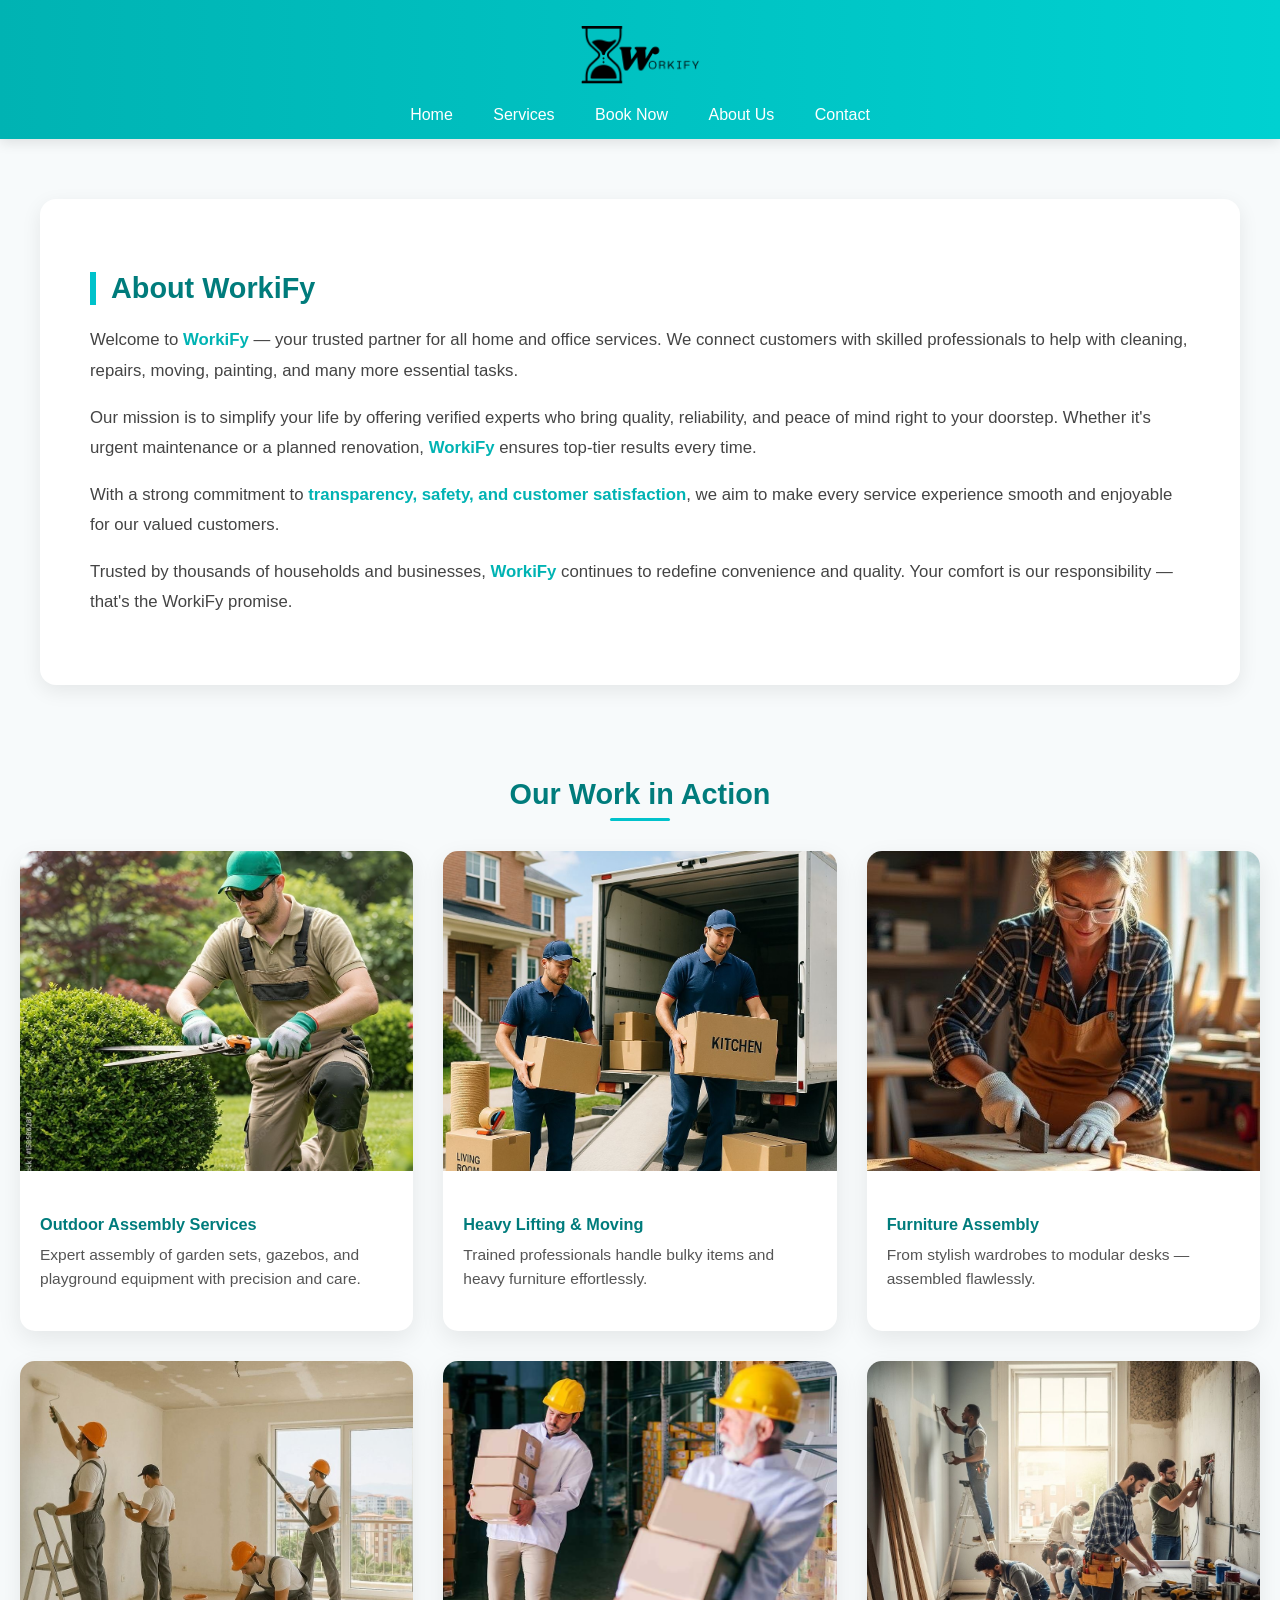
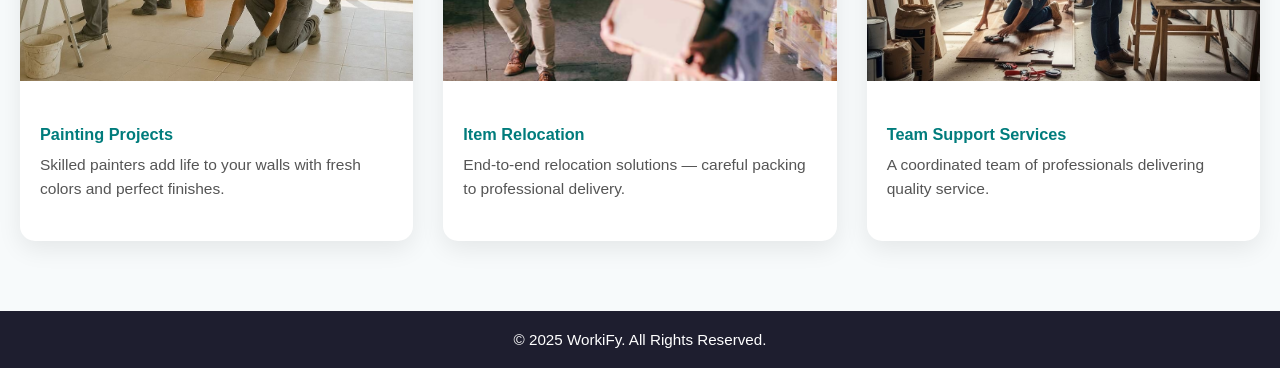
<file: about.html>
<!DOCTYPE html>
<html lang="en">
<head>
  <meta charset="UTF-8">
  <meta name="viewport" content="width=device-width, initial-scale=1.0">
  <title>About Us | WorkiFy</title>
  <style>
    body { font-family: 'Poppins', sans-serif; margin: 0; padding: 0; background: #f7fafb; color: #333; }
    header { background: linear-gradient(90deg,#00b3b3,#00d1d1); color:#fff; text-align:center; padding:25px 0 15px; box-shadow:0 4px 12px rgba(0,0,0,.1); }
    header .logo img { width:120px; height:auto; margin-bottom:8px; }
    nav ul { list-style:none; padding:0; margin:10px 0 0; }
    nav ul li { display:inline-block; margin:0 18px; }
    nav ul li a { color:#fff; text-decoration:none; font-weight:500; transition:color .3s,border-bottom .3s; }
    nav ul li a:hover { color:#fffa; border-bottom:2px solid #fff; }
    .about-section { max-width:1100px; margin:60px auto; background:#fff; padding:50px; border-radius:16px; box-shadow:0 6px 20px rgba(0,0,0,.08); animation:fadeIn 1s ease-in-out; }
    .about-section h2 { color:#007c7c; border-left:6px solid #00c2cb; padding-left:15px; margin-bottom:20px; font-size:1.8em; }
    .about-section p { line-height:1.8; margin-top:15px; color:#444; font-size:1.05em; }
    .highlight { color:#00b3b3; font-weight:bold; }
    .gallery-section { max-width:1250px; margin:70px auto; text-align:center; padding:0 20px; }
    .gallery-section h2 { color:#007c7c; font-size:1.8em; margin-bottom:40px; position:relative; display:inline-block; }
    .gallery-section h2::after { content:''; position:absolute; bottom:-10px; left:50%; transform:translateX(-50%); width:60px; height:3px; background:#00c2cb; border-radius:2px; }
    .gallery-grid { display:grid; grid-template-columns:repeat(auto-fit,minmax(350px,1fr)); gap:30px; justify-items:center; }
    .gallery-card { background:#fff; border-radius:15px; overflow:hidden; box-shadow:0 8px 24px rgba(0,0,0,.08); transition:transform .4s,box-shadow .4s; max-width:550px; height:480px; display:flex; flex-direction:column; }
    .gallery-card:hover { transform:translateY(-10px) scale(1.03); box-shadow:0 14px 28px rgba(0,0,0,.12); }
    .gallery-card img { width:100%; height:320px; object-fit:cover; transition:transform .5s; }
    .gallery-card:hover img { transform:scale(1.08); }
    .caption { padding:20px; text-align:left; font-size:.97em; color:#555; line-height:1.6; flex-grow:1; display:flex; flex-direction:column; justify-content:center; }
    .caption strong { color:#007c7c; display:block; margin-bottom:6px; font-size:1.05em; }
    footer { background:#1e1e2f; color:#fff; text-align:center; padding:20px 0; font-size:.95em; margin-top:70px; }
    @keyframes fadeIn { from{opacity:0} to{opacity:1} }
    @media(max-width:768px) { .about-section{padding:30px} .gallery-card{height:auto} }
  </style>
</head>
<body>
  <header>
    <div class="logo"><img src="images/logoBlack.png" alt="Workify Logo"></div>
    <nav>
      <ul>
        <li><a href="index.html">Home</a></li>
        <li><a href="index.html">Services</a></li>
        <li><a href="booking.html">Book Now</a></li>
        <li><a href="about.html">About Us</a></li>
        <li><a href="help.html">Contact</a></li>
      </ul>
    </nav>
  </header>

  <section class="about-section">
    <h2>About WorkiFy</h2>
    <p>Welcome to <span class="highlight">WorkiFy</span> — your trusted partner for all home and office services. We connect customers with skilled professionals to help with cleaning, repairs, moving, painting, and many more essential tasks.</p>
    <p>Our mission is to simplify your life by offering verified experts who bring quality, reliability, and peace of mind right to your doorstep. Whether it's urgent maintenance or a planned renovation, <span class="highlight">WorkiFy</span> ensures top-tier results every time.</p>
    <p>With a strong commitment to <span class="highlight">transparency, safety, and customer satisfaction</span>, we aim to make every service experience smooth and enjoyable for our valued customers.</p>
    <p>Trusted by thousands of households and businesses, <span class="highlight">WorkiFy</span> continues to redefine convenience and quality. Your comfort is our responsibility — that's the WorkiFy promise.</p>
  </section>

  <section class="gallery-section">
    <h2>Our Work in Action</h2>
    <div class="gallery-grid">
      <div class="gallery-card"><img src="images/outDoor3.JPG" alt="Outdoor Assembly"><div class="caption"><strong>Outdoor Assembly Services</strong>Expert assembly of garden sets, gazebos, and playground equipment with precision and care.</div></div>
      <div class="gallery-card"><img src="images/lifting4.JPG" alt="Heavy Lifting"><div class="caption"><strong>Heavy Lifting & Moving</strong>Trained professionals handle bulky items and heavy furniture effortlessly.</div></div>
      <div class="gallery-card"><img src="images/furniture3.JPG" alt="Furniture Assembly"><div class="caption"><strong>Furniture Assembly</strong>From stylish wardrobes to modular desks — assembled flawlessly.</div></div>
      <div class="gallery-card"><img src="images/painterGrp.JPG" alt="Painting"><div class="caption"><strong>Painting Projects</strong>Skilled painters add life to your walls with fresh colors and perfect finishes.</div></div>
      <div class="gallery-card"><img src="images/lifting.JPG" alt="Item Relocation"><div class="caption"><strong>Item Relocation</strong>End-to-end relocation solutions — careful packing to professional delivery.</div></div>
      <div class="gallery-card"><img src="images/grpWorker.JPG" alt="Team Support"><div class="caption"><strong>Team Support Services</strong>A coordinated team of professionals delivering quality service.</div></div>
    </div>
  </section>

  <footer>&copy; 2025 WorkiFy. All Rights Reserved.</footer>
</body>
</html>
</file>
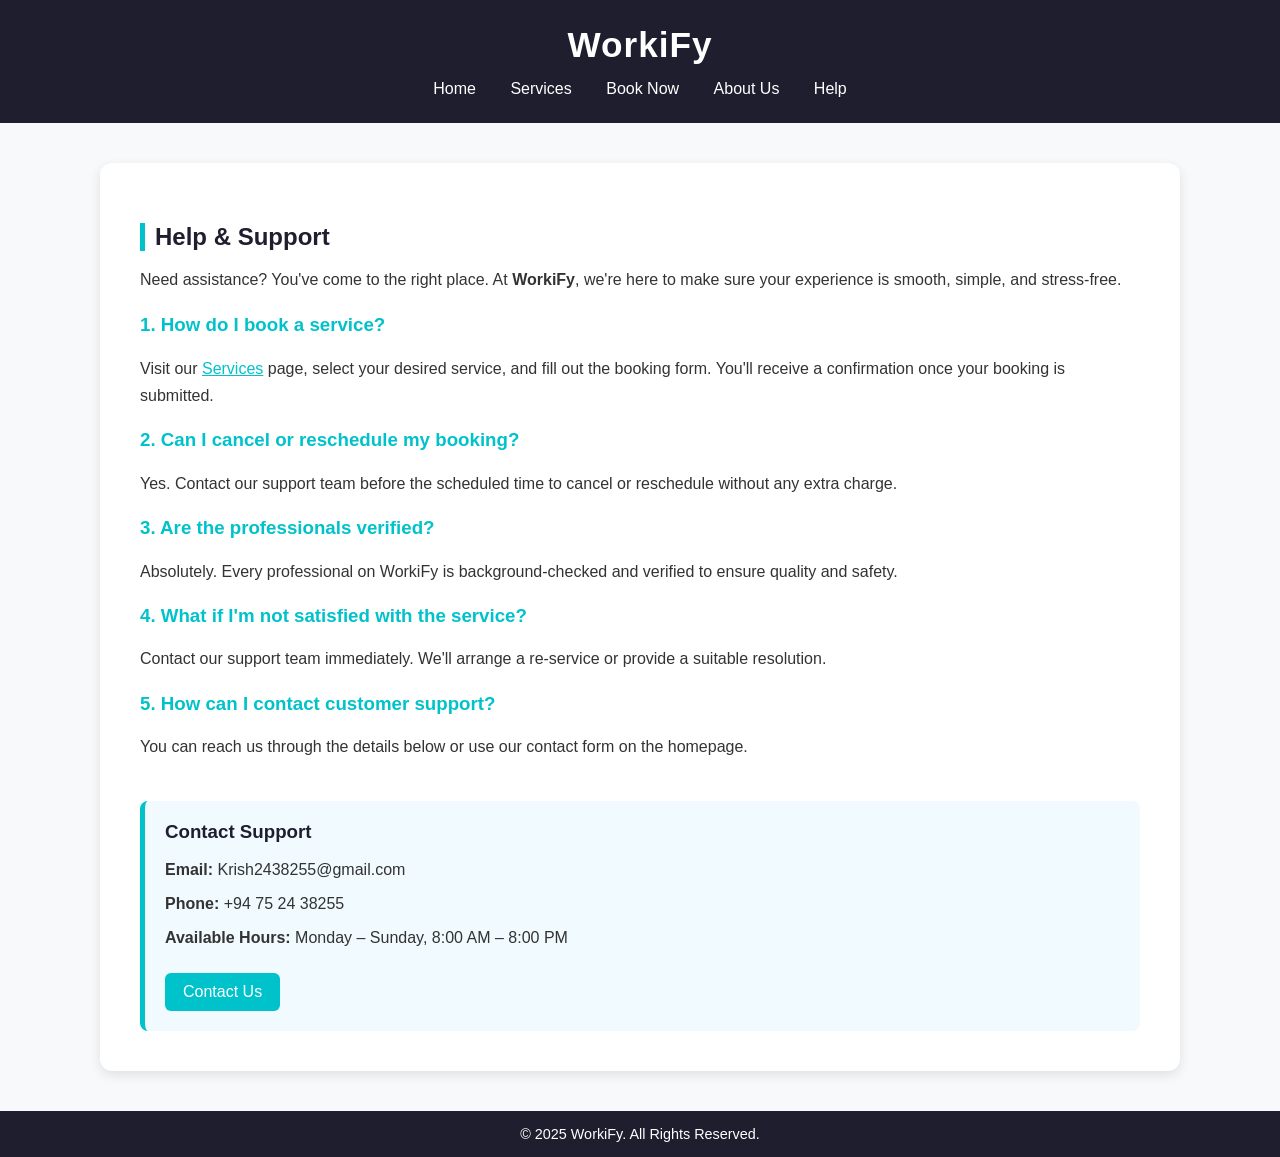
<file: help.html>
<!DOCTYPE html>
<html lang="en">
<head>
  <meta charset="UTF-8">
  <meta name="viewport" content="width=device-width, initial-scale=1.0">
  <title>Help | WorkiFy</title>
  <style>
    body{font-family:'Poppins',sans-serif;margin:0;padding:0;background:#f8f9fa;color:#333}
    header{background:#1e1e2f;color:#fff;text-align:center;padding:25px 0}
    header h1{margin:0;font-size:2.2em;letter-spacing:1px}
    nav ul{list-style:none;padding:0;margin:15px 0 0}
    nav ul li{display:inline-block;margin:0 15px}
    nav ul li a{color:#fff;text-decoration:none;font-weight:500;transition:color .3s}
    nav ul li a:hover{color:#00c2cb}
    .help-section{max-width:1000px;margin:40px auto;background:#fff;padding:40px;border-radius:12px;box-shadow:0 4px 12px rgba(0,0,0,.1)}
    .help-section h2{color:#1e1e2f;border-left:5px solid #00c2cb;padding-left:10px}
    .faq{margin-top:25px}
    .faq h3{color:#00c2cb;margin-top:20px}
    .faq p{margin-top:8px;line-height:1.7}
    .contact-box{margin-top:40px;background:#f0faff;border-left:5px solid #00c2cb;padding:20px;border-radius:8px}
    .contact-box h3{margin-top:0;color:#1e1e2f}
    .contact-btn{display:inline-block;margin-top:10px;background:#00c2cb;color:#fff;padding:10px 18px;border-radius:6px;text-decoration:none;transition:background .3s}
    .contact-btn:hover{background:#009aa3}
    footer{background:#1e1e2f;color:#fff;text-align:center;padding:15px 0;font-size:.9em;margin-top:40px}
    @media(max-width:768px){.help-section{padding:25px}}
  </style>
</head>
<body>
  <header>
    <h1>WorkiFy</h1>
    <nav>
      <ul>
        <li><a href="index.html">Home</a></li>
        <li><a href="index.html">Services</a></li>
        <li><a href="booking.html">Book Now</a></li>
        <li><a href="about.html">About Us</a></li>
        <li><a href="help.html">Help</a></li>
      </ul>
    </nav>
  </header>

  <section class="help-section">
    <h2>Help & Support</h2>
    <p>Need assistance? You've come to the right place. At <strong>WorkiFy</strong>, we're here to make sure your experience is smooth, simple, and stress-free.</p>
    <div class="faq">
      <h3>1. How do I book a service?</h3>
      <p>Visit our <a href="index.html" style="color:#00c2cb;">Services</a> page, select your desired service, and fill out the booking form. You'll receive a confirmation once your booking is submitted.</p>
      <h3>2. Can I cancel or reschedule my booking?</h3>
      <p>Yes. Contact our support team before the scheduled time to cancel or reschedule without any extra charge.</p>
      <h3>3. Are the professionals verified?</h3>
      <p>Absolutely. Every professional on WorkiFy is background-checked and verified to ensure quality and safety.</p>
      <h3>4. What if I'm not satisfied with the service?</h3>
      <p>Contact our support team immediately. We'll arrange a re-service or provide a suitable resolution.</p>
      <h3>5. How can I contact customer support?</h3>
      <p>You can reach us through the details below or use our contact form on the homepage.</p>
    </div>
    <div class="contact-box">
      <h3>Contact Support</h3>
      <p><strong>Email:</strong> Krish2438255@gmail.com</p>
      <p><strong>Phone:</strong> +94 75 24 38255</p>
      <p><strong>Available Hours:</strong> Monday – Sunday, 8:00 AM – 8:00 PM</p>
      <a href="index.html" class="contact-btn">Contact Us</a>
    </div>
  </section>

  <footer>&copy; 2025 WorkiFy. All Rights Reserved.</footer>
</body>
</html>
</file>
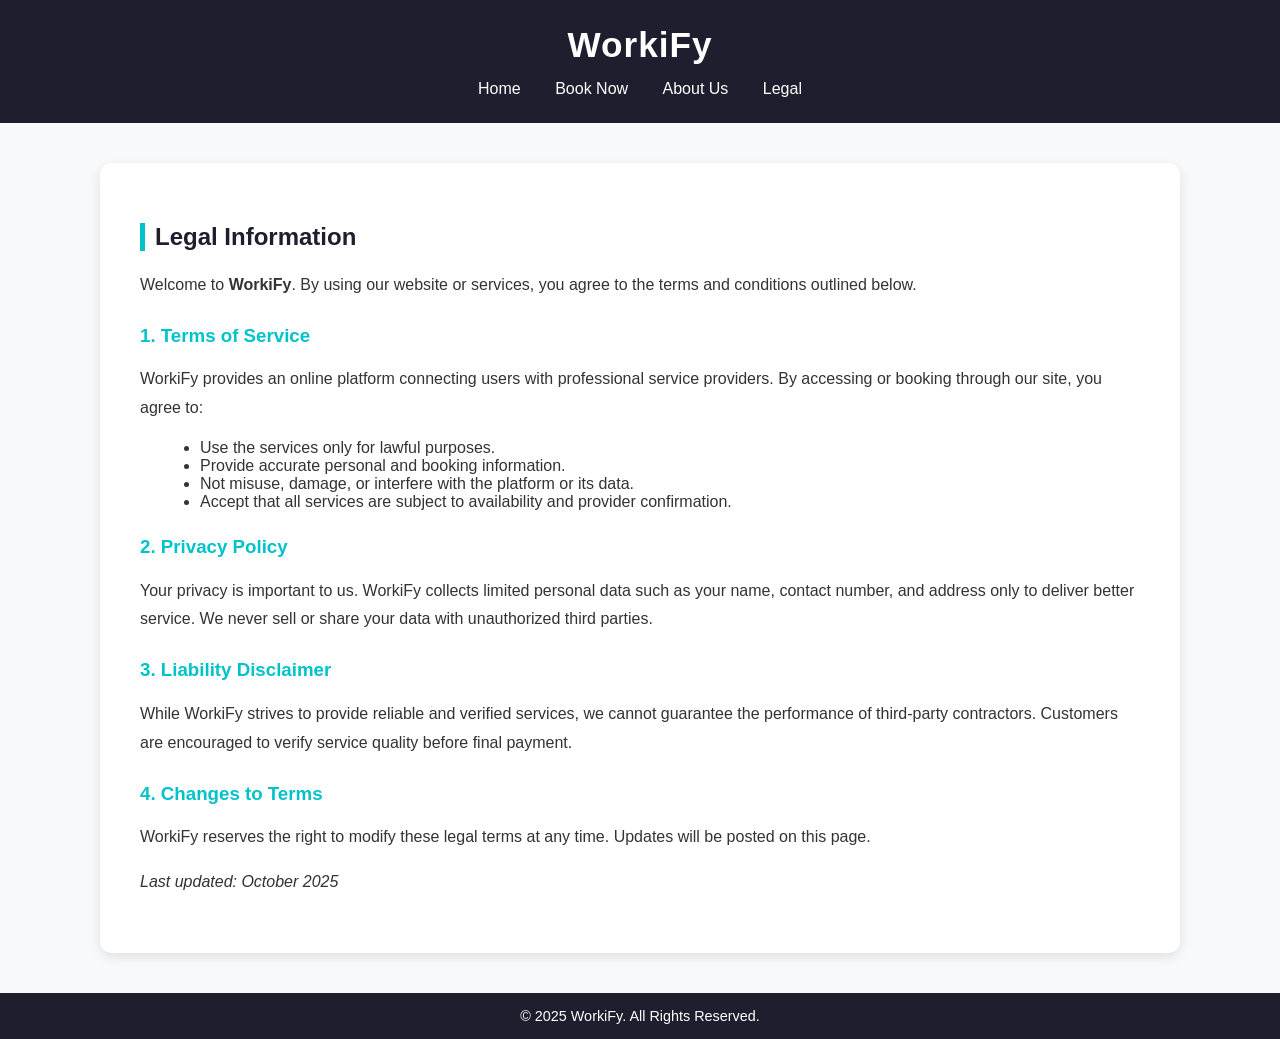
<file: legal.html>
<!DOCTYPE html>
<html lang="en">
<head>
  <meta charset="UTF-8">
  <meta name="viewport" content="width=device-width, initial-scale=1.0">
  <title>Legal | WorkiFy</title>
  <style>
    body{font-family:'Poppins',sans-serif;margin:0;padding:0;background:#f8f9fa;color:#333}
    header{background:#1e1e2f;color:#fff;text-align:center;padding:25px 0}
    header h1{margin:0;font-size:2.2em;letter-spacing:1px}
    nav ul{list-style:none;padding:0;margin:15px 0 0}
    nav ul li{display:inline-block;margin:0 15px}
    nav ul li a{color:#fff;text-decoration:none;font-weight:500;transition:color .3s}
    nav ul li a:hover{color:#00c2cb}
    .legal-section{max-width:1000px;margin:40px auto;background:#fff;padding:40px;border-radius:12px;box-shadow:0 4px 12px rgba(0,0,0,.1)}
    .legal-section h2{color:#1e1e2f;border-left:5px solid #00c2cb;padding-left:10px}
    .legal-section h3{color:#00c2cb;margin-top:25px}
    .legal-section p{line-height:1.8;margin-top:10px}
    ul{margin-left:20px}
    footer{background:#1e1e2f;color:#fff;text-align:center;padding:15px 0;font-size:.9em;margin-top:40px}
    @media(max-width:768px){.legal-section{padding:25px}}
  </style>
</head>
<body>
  <header>
    <h1>WorkiFy</h1>
    <nav>
      <ul>
        <li><a href="index.html">Home</a></li>
        <li><a href="booking.html">Book Now</a></li>
        <li><a href="about.html">About Us</a></li>
        <li><a href="legal.html">Legal</a></li>
      </ul>
    </nav>
  </header>

  <section class="legal-section">
    <h2>Legal Information</h2>
    <p>Welcome to <strong>WorkiFy</strong>. By using our website or services, you agree to the terms and conditions outlined below.</p>
    <h3>1. Terms of Service</h3>
    <p>WorkiFy provides an online platform connecting users with professional service providers. By accessing or booking through our site, you agree to:</p>
    <ul>
      <li>Use the services only for lawful purposes.</li>
      <li>Provide accurate personal and booking information.</li>
      <li>Not misuse, damage, or interfere with the platform or its data.</li>
      <li>Accept that all services are subject to availability and provider confirmation.</li>
    </ul>
    <h3>2. Privacy Policy</h3>
    <p>Your privacy is important to us. WorkiFy collects limited personal data such as your name, contact number, and address only to deliver better service. We never sell or share your data with unauthorized third parties.</p>
    <h3>3. Liability Disclaimer</h3>
    <p>While WorkiFy strives to provide reliable and verified services, we cannot guarantee the performance of third-party contractors. Customers are encouraged to verify service quality before final payment.</p>
    <h3>4. Changes to Terms</h3>
    <p>WorkiFy reserves the right to modify these legal terms at any time. Updates will be posted on this page.</p>
    <p><em>Last updated: October 2025</em></p>
  </section>

  <footer>&copy; 2025 WorkiFy. All Rights Reserved.</footer>
</body>
</html>
</file>
